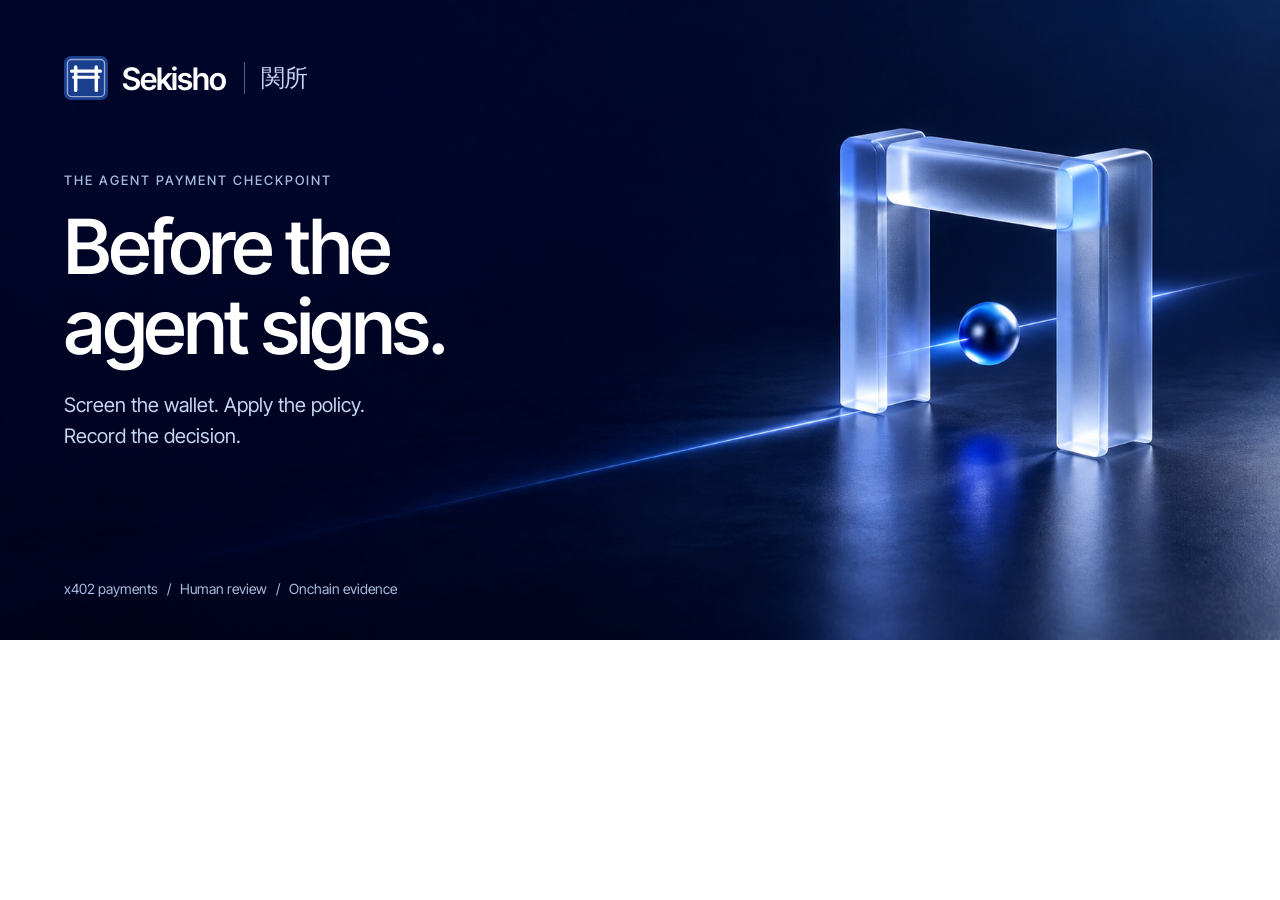
<file: docs/assets/source/presentation.html>
<!doctype html>
<html lang="en">
<head>
<meta charset="utf-8">
<title>Sekisho presentation artwork</title>
<style>
@font-face { font-family: 'Inter Tight'; src: url('fonts/inter-tight-latin-wght-normal.woff2'); font-weight: 100 900; }
* { box-sizing: border-box; }
body { margin: 0; font-family: 'Inter Tight', Arial, sans-serif; color: #fff; }
.art { width: 1280px; height: 640px; background: #061234 url('../checkpoint-hero.png') center/cover no-repeat; padding: 56px 64px; position: relative; overflow: hidden; }
.brand { display: flex; align-items: center; gap: 14px; font-size: 31px; font-weight: 600; letter-spacing: -1px; }
.brand img { width: 44px; height: 44px; }
.brand span { border-left: 1px solid #536079; padding-left: 16px; margin-left: 4px; font-family: 'Hiragino Mincho ProN', serif; font-size: 24px; font-weight: 500; color: #c5d5f3; }
.eyebrow { margin-top: 72px; color: #a8bcdf; font-size: 13px; font-weight: 500; letter-spacing: 2px; text-transform: uppercase; }
h1 { font-size: 76px; line-height: 1.05; letter-spacing: -2.5px; font-weight: 550; margin: 19px 0 23px; }
.pitch { color: #c5d5f3; font-size: 20px; line-height: 1.55; margin: 0; max-width: 490px; }
.foot { position: absolute; left: 64px; bottom: 43px; color: #a8bcdf; font-size: 14px; }
</style>
</head>
<body>
<div class="art" id="art">
<div class="brand"><img src="../logo.svg" alt="">Sekisho <span lang="ja">関所</span></div>
<div class="eyebrow">The agent payment checkpoint</div>
<h1>Before the<br>agent signs.</h1>
<p class="pitch">Screen the wallet. Apply the policy.<br>Record the decision.</p>
<div class="foot">x402 payments &nbsp; / &nbsp; Human review &nbsp; / &nbsp; Onchain evidence</div>
</div>
<script>if (location.hash === '#social') document.querySelector('.foot').textContent = 'github.com/Ducksss/sekisho  ·  Testnet demo policy';</script>
</body>
</html>
</file>
